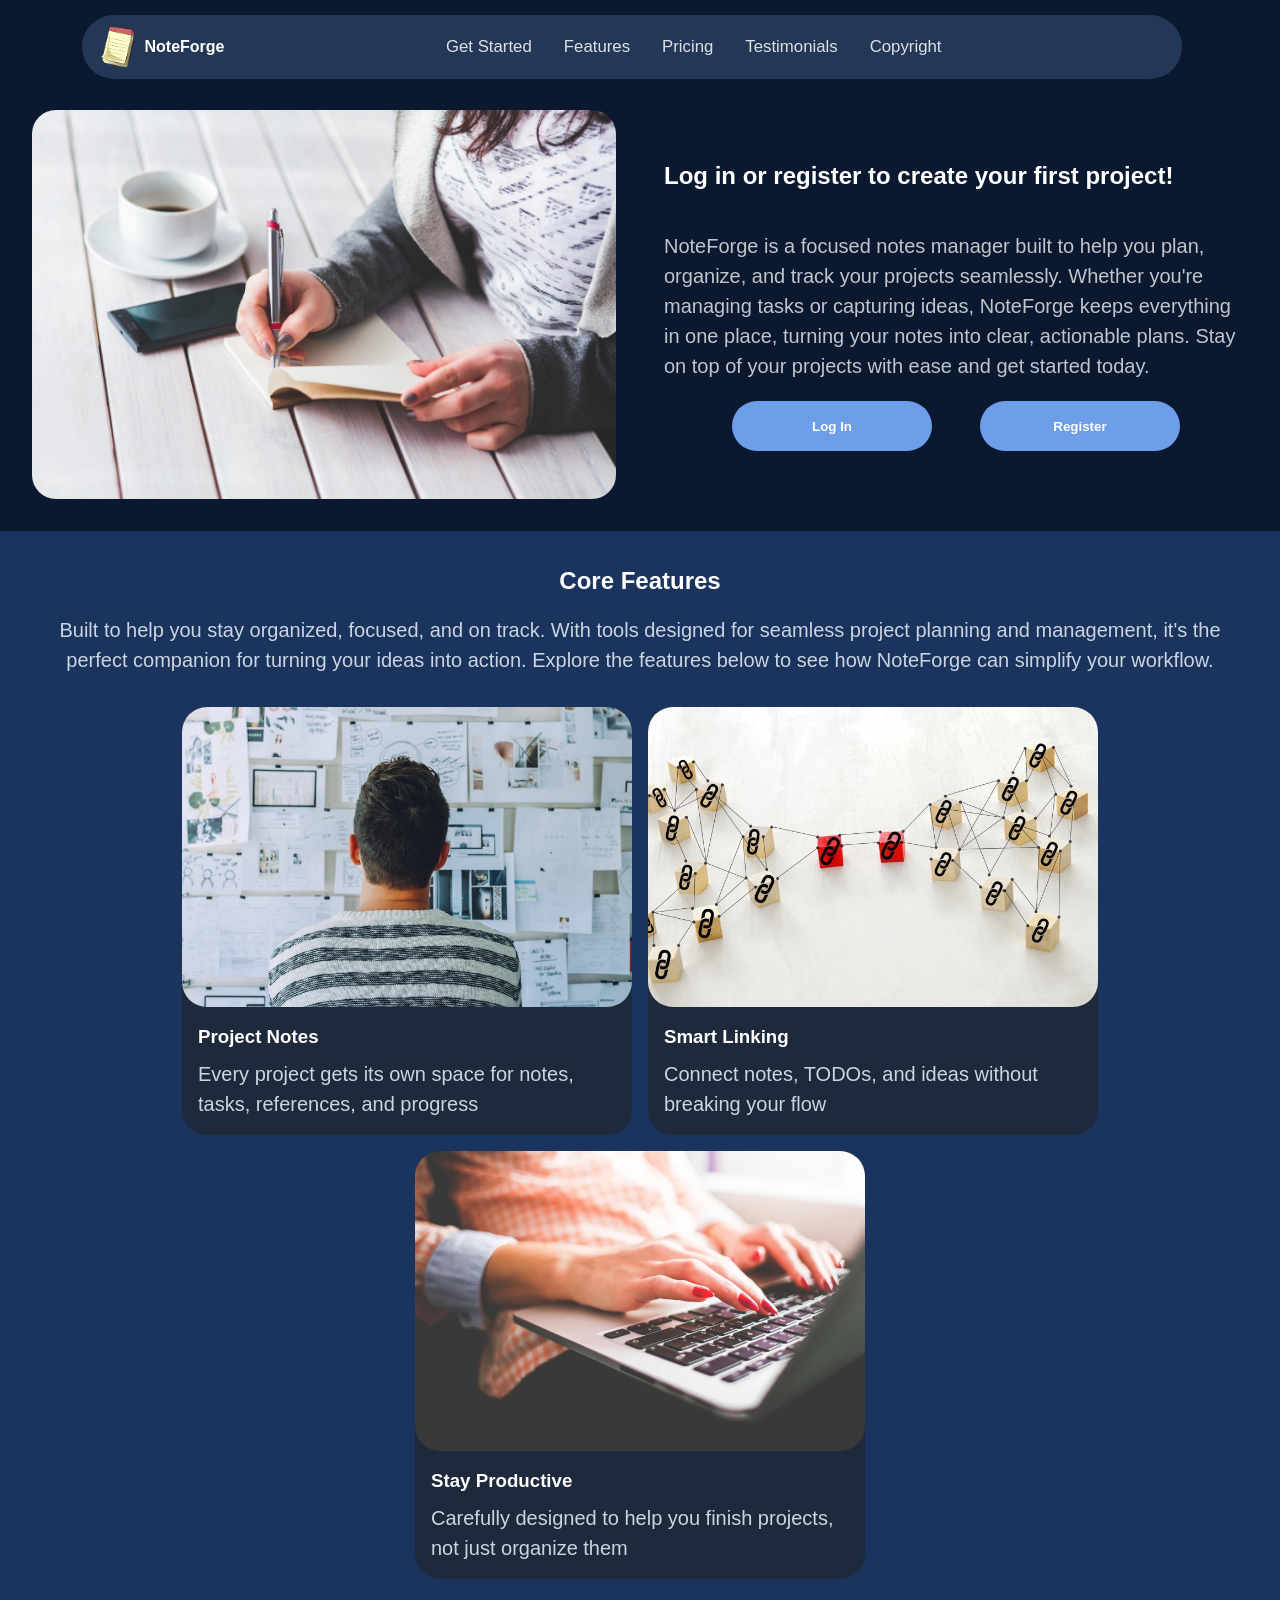
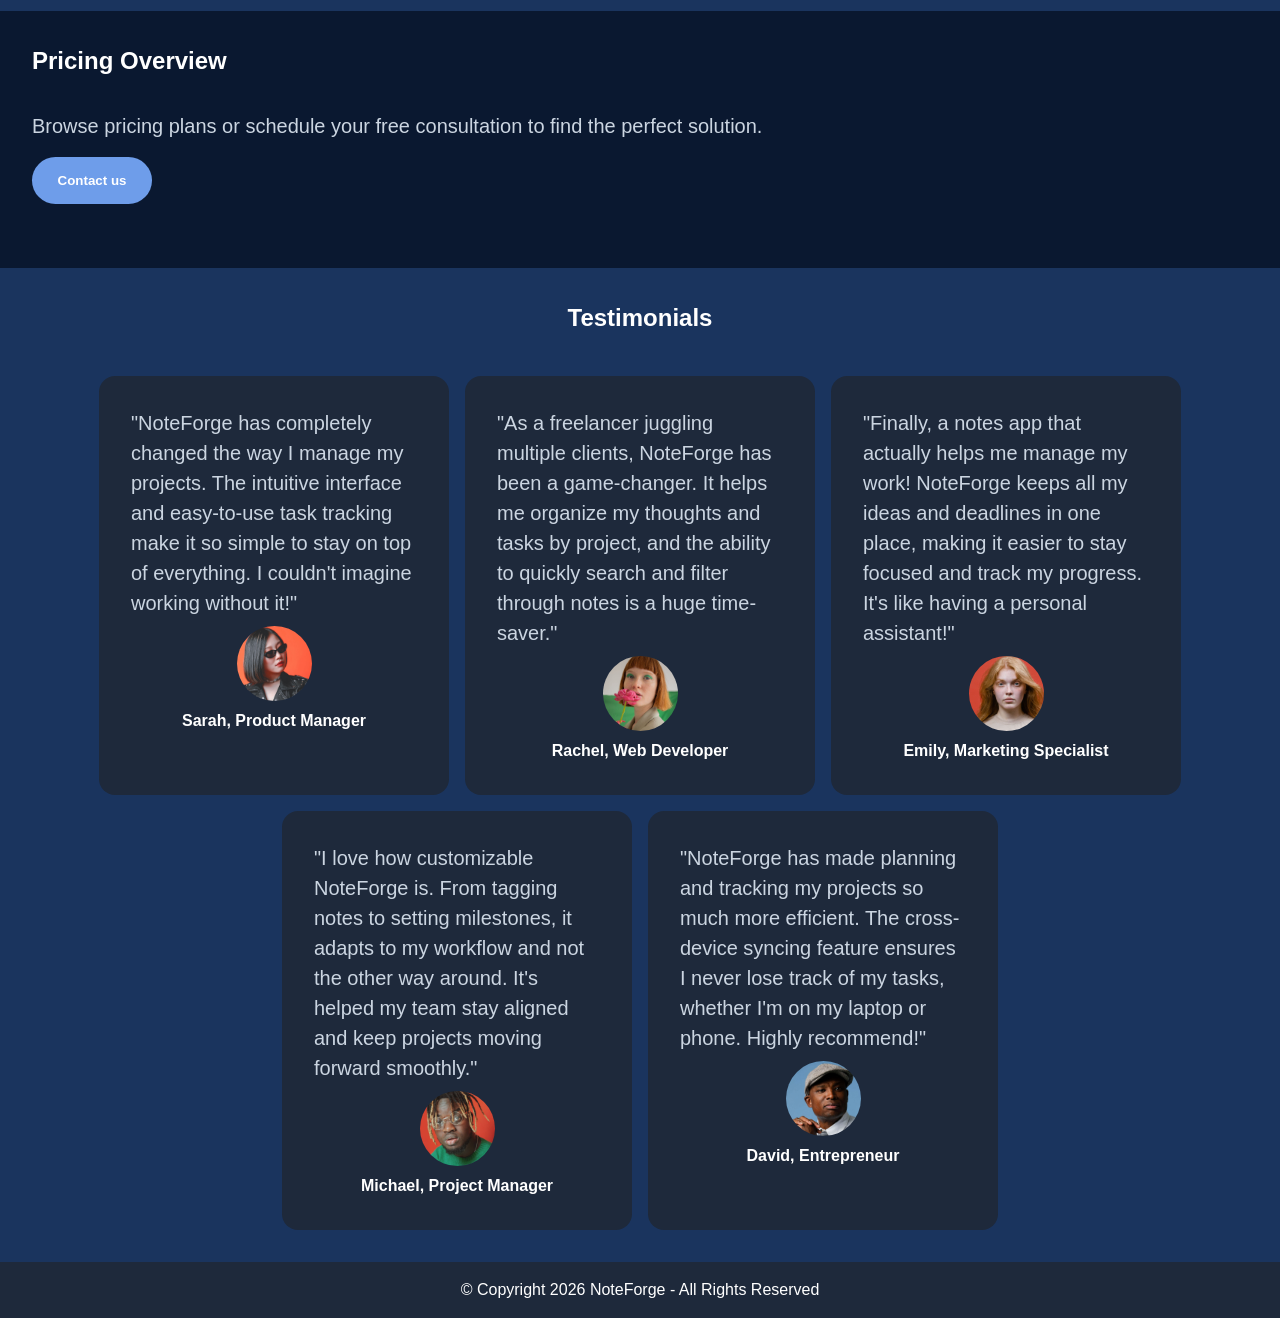
<file: frontend/index.html>
<!DOCTYPE html>
<html lang="en">
<head>
    <meta charset="UTF-8">
    <meta name="viewport" content="width=device-width, initial-scale=1.0">
    <title>Home | NoteForge</title>
    <link rel="stylesheet" type="text/css" href="https://cdnjs.cloudflare.com/ajax/libs/font-awesome/6.4.0/css/all.min.css">
    <link rel="stylesheet" type="text/css" href="css/global.css">
    <link rel="stylesheet" type="text/css" href="css/index/header.css">
    <link rel="stylesheet" type="text/css" href="css/index/getStarted.css">
    <link rel="stylesheet" type="text/css" href="css/index/features.css">
    <link rel="stylesheet" type="text/css" href="css/pricing.css">
    <link rel="stylesheet" type="text/css" href="css/index/testimonials.css">
    <link rel="stylesheet" type="text/css" href="css/index/footer.css">
    <link rel="stylesheet" type="text/css" href="css/responsiveness.css">
</head>
<body>
    <header>
        <nav class="grid-container">
            <div id="title">
                <img class="icon" src="images/mbr-91x114.png" alt="NoteForge Logo">
                <span>NoteForge</span>
            </div>

            <div id="desktop-nav">
                <a class="desktop-nav-item" href="#get-started">Get Started</a>
                <a class="desktop-nav-item" href="#features">Features</a>
                <a class="desktop-nav-item" href="#pricing">Pricing</a>
                <a class="desktop-nav-item" href="#testimonials">Testimonials</a>
                <a class="desktop-nav-item" href="#copyright">Copyright</a>
            </div>
            
            <div id="mobile-menu" class="mobile-only">
                <button class="fa-solid fa-bars" id="mobile-menu-icon"></button>
                <div class="hide-menu" id="mobile-menu-nav">
                    <ul>
                        <li class="mobile-nav-item">
                            <a href="#get-started">Get Started</a>
                        </li>
                        <li class="mobile-nav-item">
                            <a href="#features">Features</a>
                        </li>
                        <li class="mobile-nav-item">
                            <a href="#pricing">Pricing</a>
                        </li>
                        <li class="mobile-nav-item">
                            <a href="#testimonials">Testimonials</a>
                        </li>
                        <li class="mobile-nav-item">
                            <a href="#copyright">Copyright</a>
                        </li>
                    </ul>
                </div>
            </div>
        </nav>
    </header>

    <main>
        <section id="get-started">
            <div class="grid-container">    
                <div id="get-started-poster">
                    <img src="images/mbr-1256x837.jpg" alt="Promotional Image">
                </div>
                
                <div id="get-started-description">
                    <h1>Log in or register to create your first project!</h1>
                    <p>
                        NoteForge is a focused notes manager built to help you plan, organize, and
                        track your projects seamlessly. Whether you're managing tasks or capturing
                        ideas, NoteForge keeps everything in one place, turning your notes into
                        clear, actionable plans. Stay on top of your projects with ease and get
                        started today.
                    </p>
                    <div class="grid-container">
                        <span><a href="login.html"><button>Log In</button></a></span>
                        <span><a href="register.html"><button>Register</button></a></span>
                    </div>
                </div>
            </div>
        </section>

        <section id="features">
            <div class="grid-container">
                <div id="features-title">
                    <h1><strong>Core Features</strong></h1>
                    <p>
                        Built to help you stay organized, focused, and on track.
                        With tools designed for seamless project planning and
                        management, it's the perfect companion for turning your
                        ideas into action. Explore the features below to see how
                        NoteForge can simplify your workflow.
                    </p>
                </div>
                <div id="features-cards" class="flex-container">
                    <div class="card flex-card">
                            <div class="card-image">
                                <img src="images/mbr-816x544.jpg" alt="Project Notes">
                            </div>
                            <div class="card-content">
                                <h3 class="card-title"><strong>Project Notes</strong></h3>
                                <p class="card-text">
                                    Every project gets its own space for notes,
                                    tasks, references, and progress
                                </p>
                            </div>
                    </div>

                    <div class="card flex-card">
                        <div class="card-image">
                            <img src="images/mbr-1-816x544.jpg" alt="Smart Linking">
                        </div>
                        <div class="card-content">
                            <h3 class="card-title"><strong>Smart Linking</strong></h3>
                            <p class="card-text">
                                Connect notes, TODOs, and ideas without breaking
                                your flow
                            </p>
                        </div>
                    </div>

                    <div class="card flex-card">
                        <div class="card-image">
                            <img src="images/mbr-2-816x544.jpg" alt="Stay Productive">
                        </div>
                        <div class="card-content">
                            <h3 class="card-title"><strong>Stay Productive</strong></h3>
                            <p class="card-text">
                                Carefully designed to help you finish projects,
                                not just organize them
                            </p>
                        </div>
                    </div>
                </div>
            </div>
        </section>

        <section id="pricing">  
            <div class="grid-container">
                <div id="pricing-title">
                    <h1><strong>Pricing Overview</strong></h1>
                    <p>Browse pricing plans or schedule your free consultation to find the perfect solution.</p>
                    <button>Contact us</button>
                </div>
                <div id="pricing-plans" class="flex-container">
                </div>
            </div>
        </section>

        <section id="testimonials">	
            <div class="grid-container">
                <div id="testimonials-title">
                    <h1><strong>Testimonials</strong></h1>
                </div>

                <div id="testimonials-comments" class="flex-container">
                    <div class="comment flex-card">
                        <p class="comment-text">
                            "NoteForge has completely changed the way I
                            manage my projects. The intuitive interface and
                            easy-to-use task tracking make it so simple to
                            stay on top of everything. I couldn't imagine
                            working without it!"
                        </p>
                        <img class="icon" src="images/team1.jpg">
                        <span class="comment-name"><strong>Sarah, Product Manager</strong></span>
                    </div>

                    <div class="comment flex-card">
                        <p class="comment-text">
                            "As a freelancer juggling multiple clients, NoteForge
                            has been a game-changer. It helps me organize my
                            thoughts and tasks by project, and the ability to
                            quickly search and filter through notes is a huge
                            time-saver."
                        </p>
                        <img class="icon" src="images/team2.jpg">
                        <span class="comment-name"><strong>Rachel, Web Developer</strong></span>
                    </div>

                    <div class="comment flex-card">
                        <p class="comment-text">
                            "Finally, a notes app that actually helps me manage my
                            work! NoteForge keeps all my ideas and deadlines in
                            one place, making it easier to stay focused and track
                            my progress. It's like having a personal assistant!"
                        </p>
                        <img class="icon" src="images/team4.jpg">
                        <span class="comment-name"><strong>Emily, Marketing Specialist</strong></span>
                    </div>

                    <div class="comment flex-card">
                        <p class="comment-text">
                            "I love how customizable NoteForge is. From tagging
                            notes to setting milestones, it adapts to my workflow
                            and not the other way around. It's helped my team
                            stay aligned and keep projects moving forward smoothly."
                        </p>
                        <img class="icon" src="images/team6.jpg">
                        <span class="comment-name"><strong>Michael, Project Manager</strong></span>
                    </div>

                    <div class="comment flex-card">
                        <p class="comment-text">
                            "NoteForge has made planning and tracking my projects
                            so much more efficient. The cross-device syncing
                            feature ensures I never lose track of my tasks,
                            whether I'm on my laptop or phone. Highly recommend!"
                        </p>
                        <img class="icon" src="images/team3.jpg">
                        <span class="comment-name"><strong>David, Entrepreneur</strong></span>
                    </div>
                </div>
            </div>
        </section>
    </main>

    <footer id="copyright">
        <div class="grid-container">
            <span>© Copyright 2026 NoteForge - All Rights Reserved</span>
        </div>
    </footer>

    <script src="js/menu.js"></script>
    <script src="js/plans.js"></script>
</body>
</html>
</file>
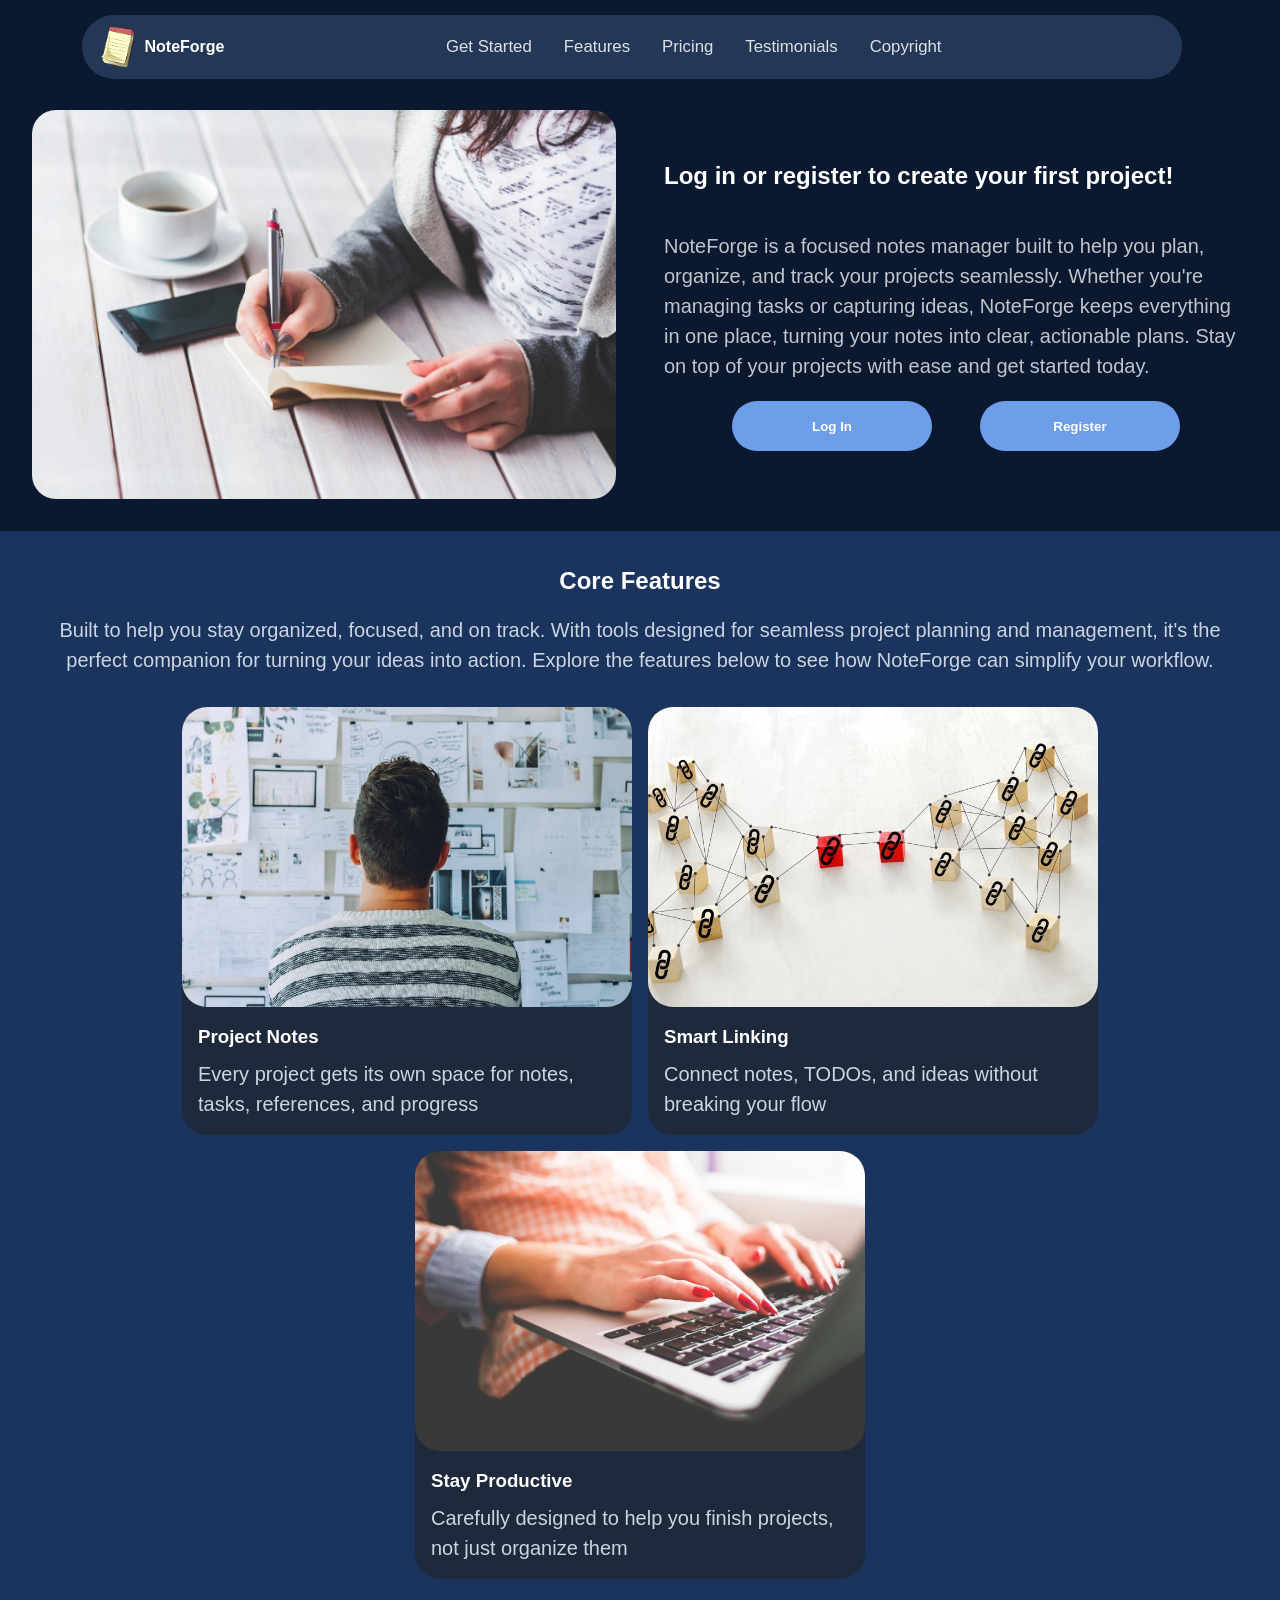
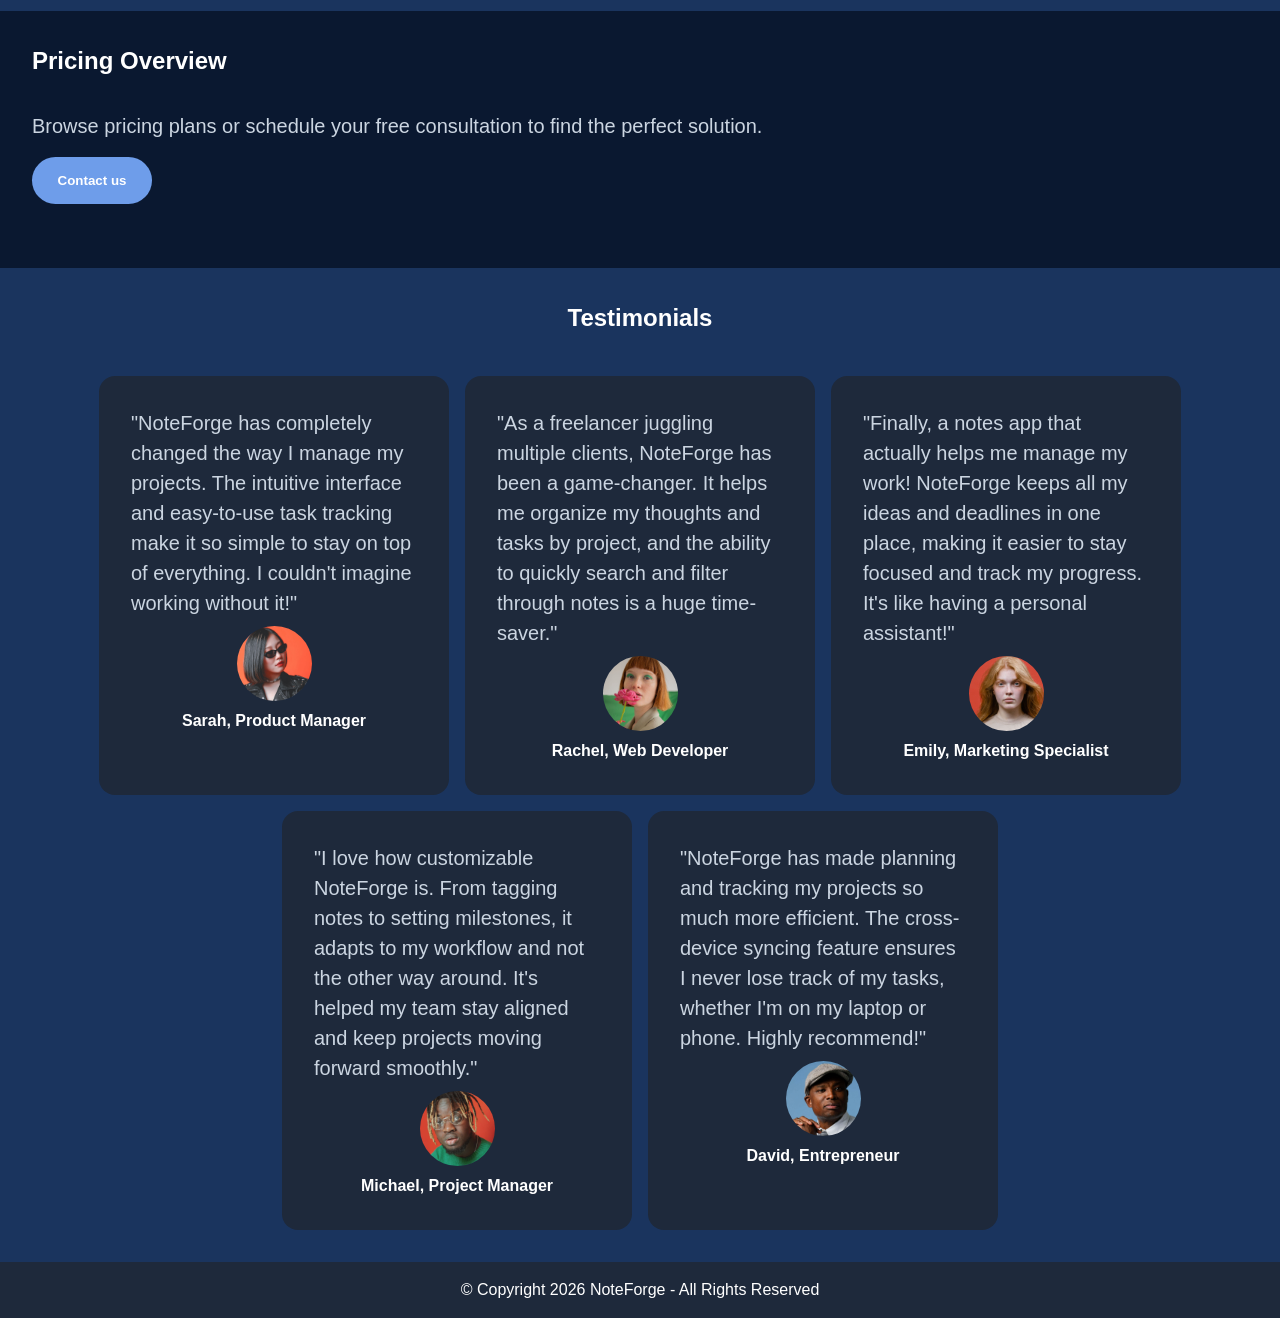
<file: frontend/dashboard.html>
<!DOCTYPE html>
<html lang="en">
<head>
  <meta charset="UTF-8">
  <title>Dashboard - My Notes</title>
  <link rel="stylesheet" type="text/css" href="css/global.css">
  <link rel="stylesheet" type="text/css" href="css/dashboard/dashboard.css">
  <link rel="stylesheet" type="text/css" href="css/responsiveness.css">
</head>
<body>

  <header id="header">
    <a href="#" id="logoutBtn">Logout</a>
  </header>

  <section id="dashboard-intro">
    <div class="grid-container">
      <div id="dashboard-title">
        <h1>My Notes</h1>
      </div>
    </div>
  </section>

  <section id="dashboard-content">
    <div class="grid-container">

      <!-- CREATE NOTE -->
      <div id="create-note">
        <form id="createNoteForm">
          <input type="text" id="noteText" placeholder="Write a new note..." required>
          <button type="submit">Add</button>
        </form>
        <p class="form-message" id="createMsg"></p>
      </div>

      <!-- NOTES LIST -->
      <div id="notesList" class="flex-container"></div>

      <!-- EDIT SECTION -->
      <div id="editSection" style="display:none;">
        <input type="text" id="editNoteText" placeholder="Updated text...">
        <input type="hidden" id="editNoteId">
        <div id="edit-actions">
          <button id="saveEditBtn">Save</button>
          <button id="cancelEditBtn">Cancel</button>
        </div>
        <p class="form-message" id="editMsg"></p>
      </div>

    </div>
  </section>

  <script src="js/notes.js"></script>
</body>
</html>
</file>
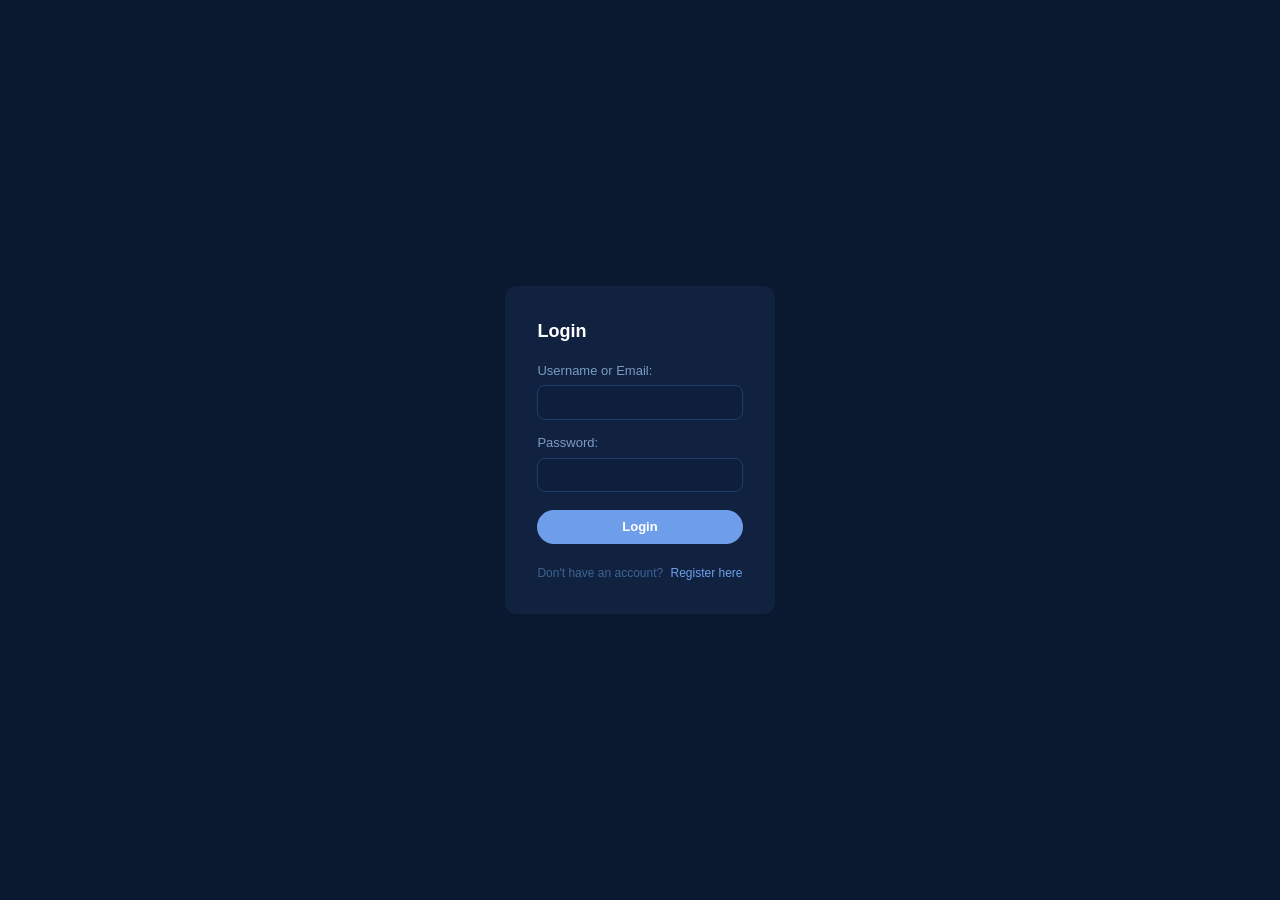
<file: frontend/login.html>
<!DOCTYPE html>
<html lang="en">
<head>
  <meta charset="UTF-8">
  <title>Login</title>
  <link rel="stylesheet" type="text/css" href="css/global.css">
  <link rel="stylesheet" type="text/css" href="css/auth/form.css">
  <link rel="stylesheet" type="text/css" href="css/responsiveness.css">
</head>
<body>
  <main>
    <section id="auth">
      <div class="grid-container">
        <div class="flex-container">
          <h1>Login</h1>

          <form id="loginForm">
            <div>
              <label>Username or Email:</label><br>
              <input type="text" id="alias" required>
            </div>
            <br>
            <div>
              <label>Password:</label><br>
              <input type="password" id="password" required>
            </div>
            <br>
            <button id="form-button" type="submit">Login</button>
          </form>

          <div class="bottom-text">
            <p id="errorMsg" style="color:red;"></p>

            <p>Don't have an account? <a href="register.html">Register here</a></p>
          </div>
        </div>
      </div>
    </section>
  </main>

  <script src="js/auth.js"></script>
</body>
</html>
</file>
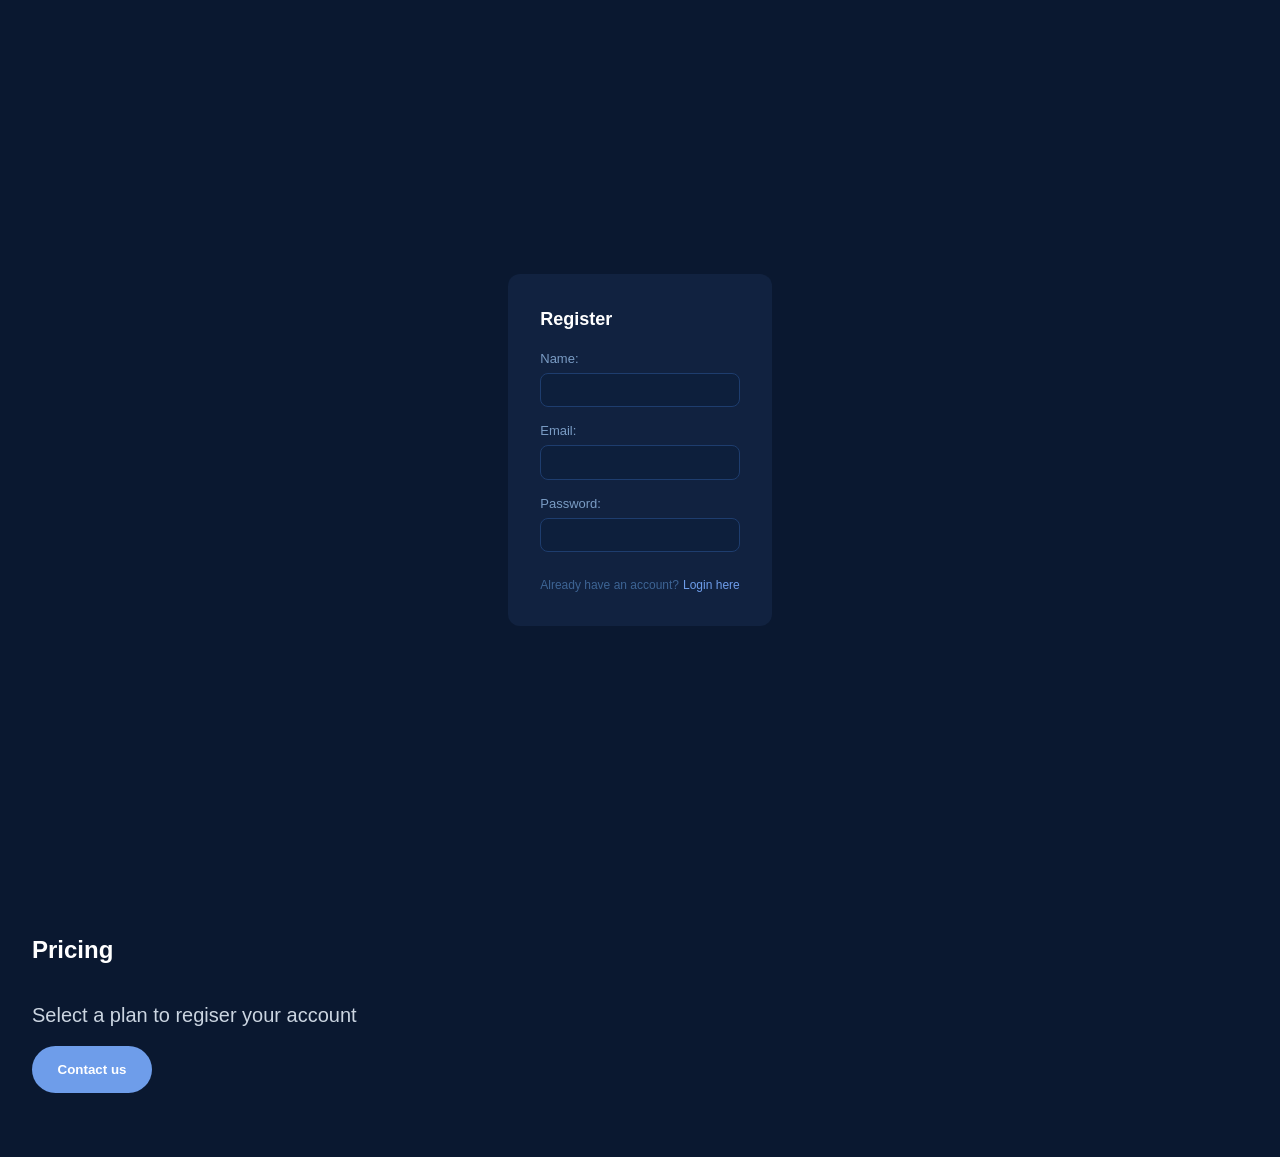
<file: frontend/register.html>
<!DOCTYPE html>
<html lang="en">
<head>
  <meta charset="UTF-8">
  <title>Register</title>
  <link rel="stylesheet" type="text/css" href="css/global.css">
  <link rel="stylesheet" type="text/css" href="css/auth/form.css">
  <link rel="stylesheet" type="text/css" href="css/pricing.css">
  <link rel="stylesheet" type="text/css" href="css/responsiveness.css">
</head>
<body>
  <main>
    <section id="auth">
      <div class="grid-container">
        <div class="flex-container">
          <h1>Register</h1>

          <form id="registerForm">
            <div>
              <label>Name:</label><br>
              <input type="text" id="name" required>
            </div>
            <br>
            <div>
              <label>Email:</label><br>
              <input type="email" id="email" required>
            </div>
            <br>
            <div>
              <label>Password:</label><br>
              <input type="password" id="password" required>
            </div>
            <br>
          </form>

          <div class="bottom-text">
            <p id="errorMsg" style="color:red;"></p>
            <p id="successMsg" style="color:green;"></p>

            <p>Already have an account?<a href="login.html">Login here</a></p>
          </div>
        </div>
      </div>
    </section>

    <section id="pricing">
      <div class="grid-container">
                <div id="pricing-title">
                    <h1><strong>Pricing</strong></h1>
                    <p>Select a plan to regiser your account</p>
                    <button>Contact us</button>
                </div>
                <div id="pricing-plans" class="flex-container">
                </div>
            </div>
    </section>
  </main>

  <script src="js/auth.js"></script>
  <script src="js/plans.js"></script>
</body>
</html>
</file>
<file: frontend/css/global.css>
* {
    box-sizing: border-box;
    margin: 0;
    padding: 0;
}

body {
    font-family: sans-serif;
    line-height: 1.5;
}

section { padding: 2rem; }

h1 { 
    color: white;
    margin-bottom: 1rem;
}

p {
    font-size: 20px;
    color: #cbd5e1;
}

button {
    border-radius: 100px;
    border: none;
    padding: 1rem;

    background-color: #6e9dea;

    font-weight: 600;
    color: white;

    cursor: pointer;
}
button:hover { background-color: #87aae4; }

.grid-container {
    display: grid;
    max-width: 1400px;
    margin: 0 auto;
}

.flex-container {
    display: flex;
    flex-direction: row;
    flex-wrap: wrap;
    justify-content: center;
    margin: auto;
    gap: 1rem;
}
</file>
<file: frontend/css/index/header.css>
header {
    position: fixed;
    top: 15px;
    left: 5px;
    width: 98%;
    z-index: 1000;
    justify-content: center;
}

nav {
    width: min(1100px, 100%);
    height: 64px;

    grid-template-columns: auto 1fr;
    align-items: center;

    padding: 0 1.2rem;

    background: rgba(53, 77, 114, 0.61);
    border-radius: 100px;
}

#title {
    display: flex;
    align-items: center;
    gap: 0.6rem;
    font-weight: 600;
    color: white;
}

#title img { height: 42px; }

#desktop-nav {
    display: flex;
    justify-content: center;
    gap: 2rem;
}

.desktop-nav-item {
    text-decoration: none;
    color: rgba(255,255,255,0.85);
    font-size: 1.05rem;
    font-weight: 500;
}

.desktop-nav-item:hover { color: white; }

.mobile-only { display: none; }

#mobile-menu-icon {
    font-size: 1.4rem;
    color: white;
    background: none;
    border: none;
    cursor: pointer;
}

#mobile-menu-nav {
    position: absolute;
    top: 70px;
    right: 0%;
    background: #0f223b;
    padding: 1rem 1.4rem;
    border-radius: 16px;
    box-shadow: 0 12px 30px rgba(0,0,0,0.25);
}

.mobile-nav-item { padding: 0.4rem 0; }

.mobile-nav-item a {
    text-decoration: none;
    color: white;
    font-size: 0.95rem;
}

.mobile-nav-item:hover { color: white; }

.hide-menu { display: none; }
</file>
<file: frontend/css/index/getStarted.css>
#get-started {
    background: #0a1830;
    padding-top: 110px;
}

#get-started .grid-container {
    grid-template-columns: 1fr 1fr;
    gap: 3rem;
    align-items: center;
}

#get-started-poster {
    display: flex;
    flex-direction: column;
    align-items: center;
}

#get-started-poster img {
    width: 100%;
    border-radius: 24px;
}

#get-started-description {
    display: flex;
    flex-direction: column;
    gap: 1.3rem;
}

#get-started-description p {
    color: rgba(255,255,255,0.75);
}

#get-started-description button {
    height: 50px;
    width: 200px;
}
</file>
<file: frontend/css/index/features.css>
#features {
    background-color: #1a345e;
    color: white;
}

#features .grid-container {
    gap: 2rem;
    text-align: center;
}

.card {
    max-width: 450px;
    background-color: #1e293b;
    border-radius: 25px;
    display: flex;
    flex-direction: column;
    text-align: left;
}

.card-image img {
    width: 100%;
    display: block;
    border-radius: 25px;
}

.card-content {
    padding: 1rem;
    display: flex;
    flex-direction: column;
    gap: 0.5rem;
}
</file>
<file: frontend/css/pricing.css>
#pricing {
    background: #0a1830;
    color: white;
}

#pricing .grid-container {
    grid-template-columns: 1fr;
    gap: 2rem;
    align-items: start;
}

#pricing-title {
    display: flex;
    flex-direction: column;
    gap: 1rem;
}

#pricing-title button { width: 120px; }

.plan {
    background-color: #1e293b;
    border-radius: 25px;
    display: flex;
    flex-direction: column;
    min-width: 400px;
    max-width: 400px;
}

.plan-title {
    padding: 1.5rem;
    border-radius: 25px 25px 0px 0px;
    background-color: #536b99;
}

.plan-title h4 { color: rgb(214, 214, 214); }

.plan-description {
    display: flex;
    height: 100%;
    padding: 1.5rem;
    flex-direction: column;
    gap: 1rem;
}

.plan-features ul {
    padding-left: 1.2rem;
}

.plan-description button { margin-top: auto; }

.commercial .plan-title{ color: rgb(88, 207, 52); }
</file>
<file: frontend/css/index/testimonials.css>
#testimonials {
    background-color: #1a345e;
    color: white;
}

#testimonials-title {
    text-align: center;
    margin-bottom: 1.5rem;
}

.comment {
    max-width: 350px;
    background-color: #1e293b;
    border-radius: 16px;
    padding: 2rem;
    display: flex;
    flex-direction: column;
    align-items: center;
    gap: 0.5rem;
}

.comment .icon {
    width: 75px;
    height: 75px;
    border-radius: 50%;
}
</file>
<file: frontend/css/index/footer.css>
footer {
    background-color: #1e293b;
    color: white;
    text-align: center;
    padding: 1rem;
}
</file>
<file: frontend/css/responsiveness.css>
@media (max-width: 800px) {
    nav { grid-template-columns: 1fr auto; }
    #desktop-nav { display: none; }
    .mobile-only { display: block; }

    .flex-container { flex-direction: column; }
    .flex-card { 
        min-width: unset;
        max-width: unset;
    }
    .plan { min-width: unset; }

    #get-started .grid-container {
        grid-template-columns: 1fr;
        gap: 2rem;
        text-align: center;
    }

    #get-started-description {
        text-align: center;
        align-items: center;
    }

    #pricing .grid-container { grid-template-columns: 1fr; }

    .comment { text-align: center; }
}
</file>
<file: frontend/css/dashboard/dashboard.css>
body { background: #0a1830; }

/* Header */

#header {
    padding: 0.75rem 2rem;
    border-bottom: 1px solid #1a345e;
    display: flex;
    align-items: center;
    justify-content: flex-end;
}

#header a {
    font-size: 13px;
    color: #3d6494;
    text-decoration: none;
    letter-spacing: 0.02em;
    transition: color 0.2s;
    cursor: pointer;
}
#header a:hover { color: #6e9dea; }

/* Intro */

#dashboard-intro {
    padding: 2rem 2rem 0;
}

#dashboard-title {
    display: flex;
    flex-direction: column;
    gap: 0.25rem;
}

#dashboard-title h1 {
    font-size: 28px;
    margin-bottom: 0;
}

#planBadge {
    font-size: 12px;
    color: #3d6494;
    letter-spacing: 0.04em;
    text-transform: uppercase;
}

/* Content */

#dashboard-content {
    padding: 1.5rem 2rem 2rem;
}

#dashboard-content .grid-container {
    display: flex;
    flex-direction: column;
    gap: 1.5rem;
}

/* Create note */

#create-note {
    display: flex;
    flex-direction: column;
    gap: 0.4rem;
}

#createNoteForm {
    display: flex;
    flex-direction: row;
    gap: 0.5rem;
    align-items: center;
}

#createNoteForm input {
    flex: 1;
    padding: 0.55rem 0.75rem;
    border-radius: 8px;
    border: 1px solid #1e3d6e;
    background-color: #0d1f3c;
    color: #e2e8f0;
    font-size: 13px;
    transition: border-color 0.2s;
}
#createNoteForm input:focus {
    outline: none;
    border-color: #6e9dea;
}
#createNoteForm input::placeholder { color: #2e4d74; }

#createNoteForm button {
    padding: 0.55rem 1.25rem;
    font-size: 13px;
    white-space: nowrap;
}

/* Notes list */

#notesList {
    justify-content: flex-start;
    align-items: stretch;
}

.note-card {
    background-color: #112240;
    border-radius: 12px;
    padding: 1.25rem;
    display: flex;
    flex-direction: column;
    gap: 0.75rem;
    min-width: 260px;
    max-width: 320px;
    flex: 1;
}

.note-card p {
    font-size: 14px;
    color: #cbd5e1;
    line-height: 1.5;
}

.note-card small {
    font-size: 11px;
    color: #2e4d74;
}

.note-actions {
    display: flex;
    gap: 0.5rem;
    margin-top: auto;
}

.note-actions button {
    flex: 1;
    padding: 0.4rem 0.75rem;
    font-size: 12px;
}

.note-actions .delete-btn {
    background-color: #334155;
}
.note-actions .delete-btn:hover { background-color: #475569; }

/* Edit section */

#editSection {
    background-color: #112240;
    border-radius: 12px;
    padding: 1.25rem;
    display: flex;
    flex-direction: column;
    gap: 0.75rem;
    max-width: 560px;
}

#editNoteText {
    padding: 0.55rem 0.75rem;
    border-radius: 8px;
    border: 1px solid #1e3d6e;
    background-color: #0d1f3c;
    color: #e2e8f0;
    font-size: 13px;
    width: 100%;
}
#editNoteText:focus {
    outline: none;
    border-color: #6e9dea;
}

#edit-actions {
    display: flex;
    gap: 0.5rem;
}

#edit-actions button {
    flex: 1;
    padding: 0.5rem;
    font-size: 13px;
}

#cancelEditBtn {
    background-color: #334155;
}
#cancelEditBtn:hover { background-color: #475569; }

.form-message {
    font-size: 12px;
    color: #3d6494;
    min-height: 1em;
}

/* Responsive */

@media (max-width: 800px) {
    #notesList { flex-direction: column; }
    .note-card { min-width: unset; max-width: unset; }
    #createNoteForm { flex-direction: column; align-items: stretch; }
}
</file>
<file: frontend/css/auth/form.css>
body {
    background-color: #0a1830;
}

#auth {
    min-height: 100vh;
    display: flex;
    align-items: center;
    justify-content: center;
}

#auth .grid-container {
    grid-template-columns: 1fr;
    align-items: center;
}

#auth .flex-container {
    flex-direction: column;
    justify-content: center;
    gap: 1rem;
    background-color: #112240;
    border-radius: 12px;
    padding: 2rem;
    width: 100%;
    max-width: 360px;
}

#auth h1 {
    font-size: 18px;
    margin-bottom: 0;
}

form {
    display: flex;
    flex-direction: column;
    gap: 0.85rem;
    width: 100%;
}

form div {
    display: flex;
    flex-direction: column;
    gap: 0.3rem;
}

form br { display: none; }

label {
    font-size: 13px;
    color: #7a9cc4;
}

input {
    padding: 0.55rem 0.75rem;
    border-radius: 8px;
    border: 1px solid #1e3d6e;
    background-color: #0d1f3c;
    color: #e2e8f0;
    font-size: 13px;
    width: 100%;
    transition: border-color 0.2s;
}
input:focus {
    outline: none;
    border-color: #6e9dea;
}
input::placeholder { color: #2e4d74; }

#form-button {
    width: 100%;
    padding: 0.6rem;
    font-size: 13px;
    margin-top: 0.25rem;
}

.bottom-text {
    display: flex;
    flex-direction: column;
    gap: 0.25rem;
}

.bottom-text p {
    font-size: 12px;
    color: #3d6494;
}

.bottom-text a {
    color: #6e9dea;
    text-decoration: none;
    margin-left: 0.25rem;
}
.bottom-text a:hover { text-decoration: underline; }

#errorMsg { color: #e57373 !important; }
#successMsg { color: #81c784 !important; }
</file>
